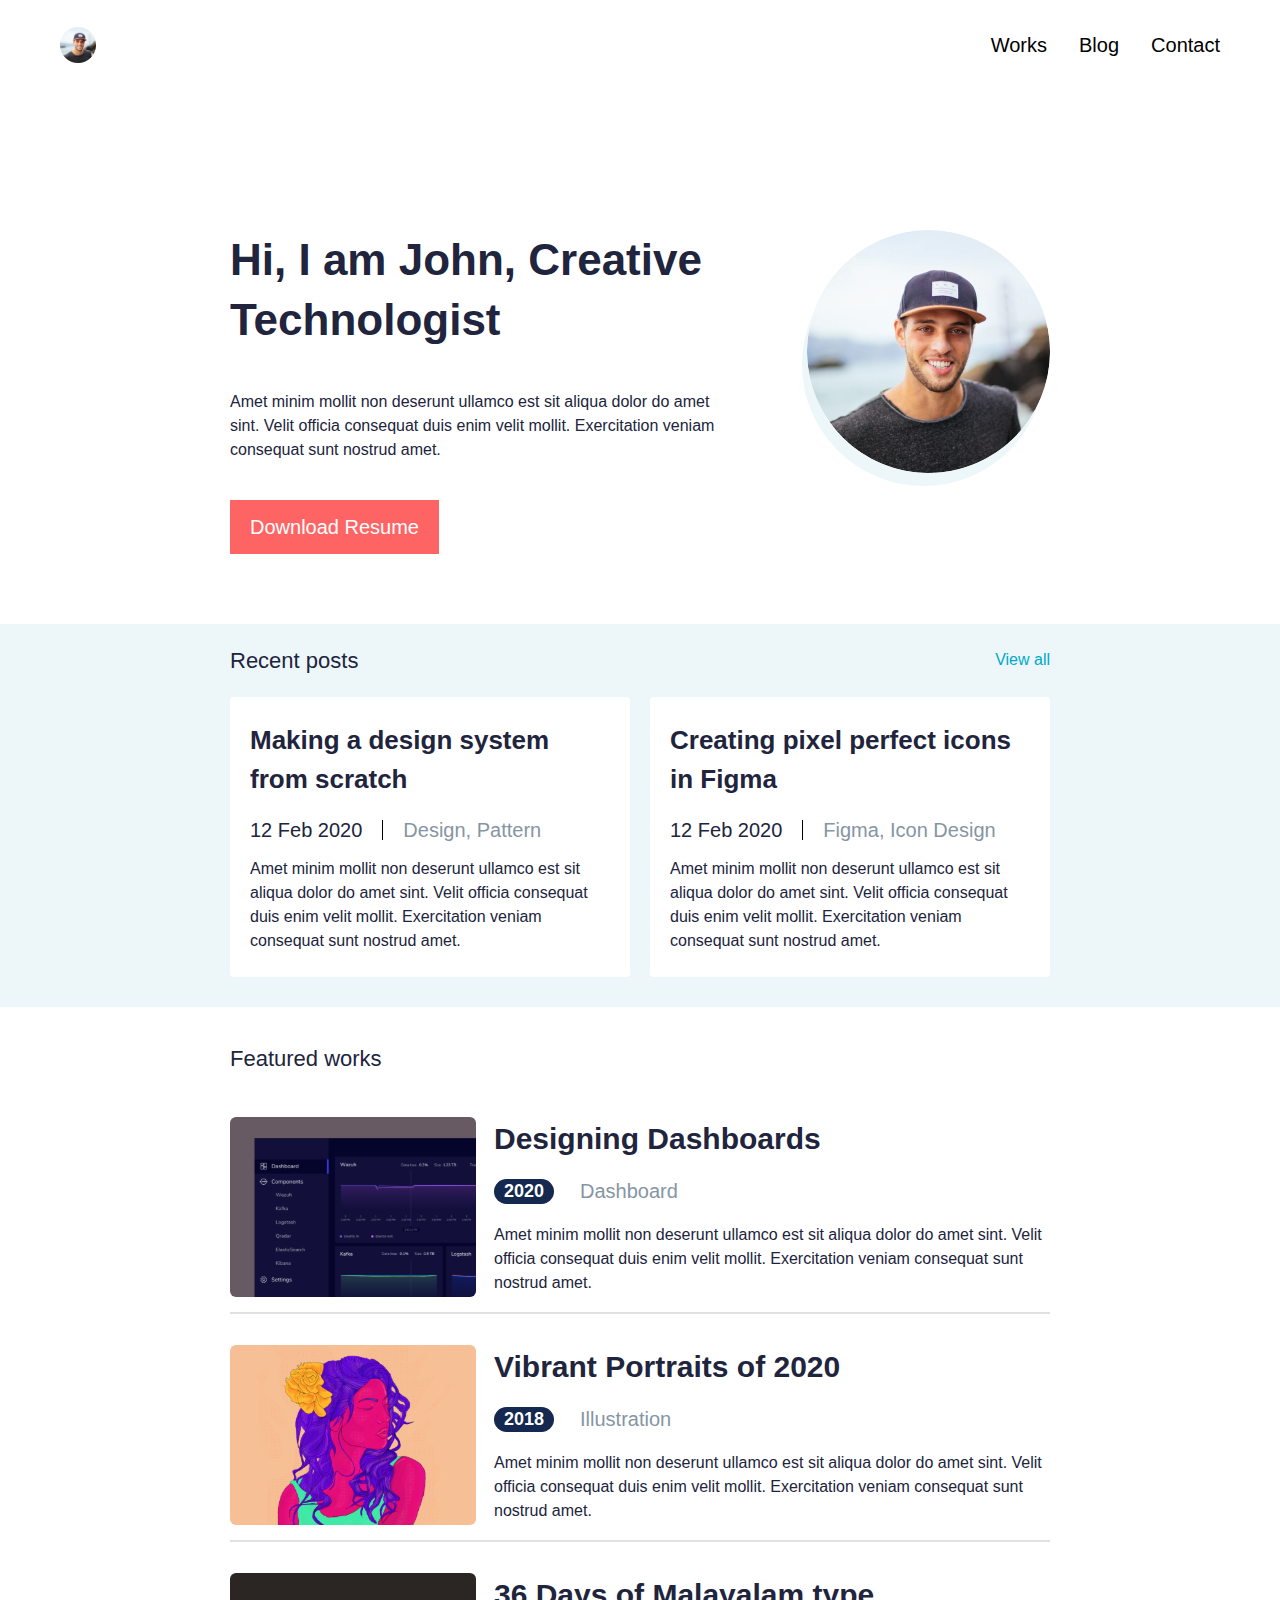
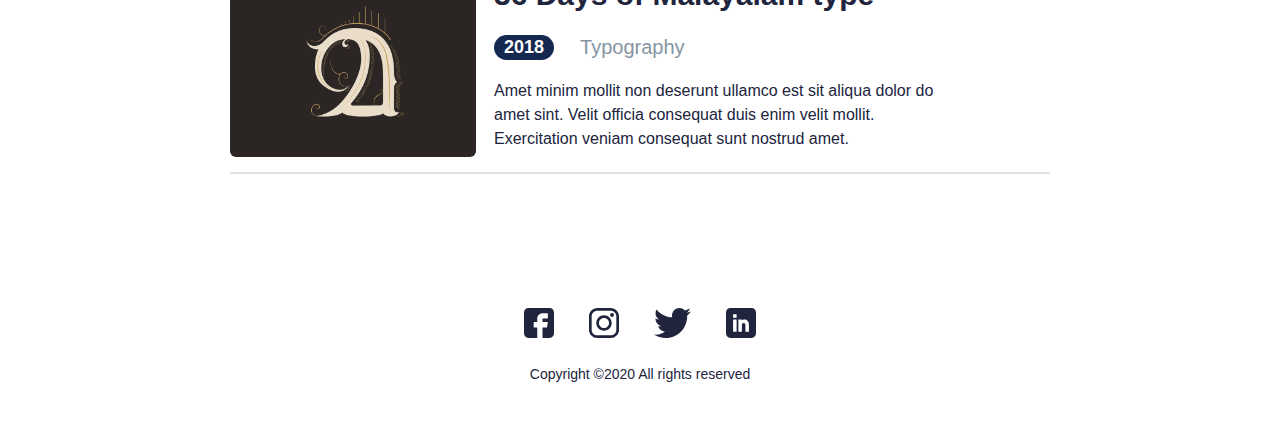
<file: index.html>
<!DOCTYPE html>
<html lang="en">
<head>
    <meta charset="UTF-8">
    <meta http-equiv="X-UA-Compatible" content="IE=edge">
    <meta name="viewport" content="width=device-width, initial-scale=1.0">
    <title>John Portfolio</title>
    <link rel="shortcut icon" href="./image/png/john.img.png" type="image/x-icon">
    <!-- CSS LINK -->
    <link rel="stylesheet" href="./CSS/normalize.css">
    <link rel="stylesheet" href="./CSS/main.css">
</head>
<body>
    <!-- HEADER -->
    <header class="header">
        <button class="header__logo">
            <img class="header__logo__img" src="./image/svg/John-img.svg" alt="John img" width="36" height="36">
        </button>
        <nav class="header__nav">
            <ul class="header__list">
                <li class="header__item">
                    <a class="header__link" href="./work.html">Works</a>
                </li>
                <li class="header__item">
                    <a class="header__link" href="./blog.html">Blog</a>
                </li>
                <li class="header__item">
                    <a class="header__link" href="#">Contact</a>
                </li>
            </ul>
        </nav>
        <button class="burger-btn">
            <svg xmlns="http://www.w3.org/2000/svg" width="30" height="20" fill="none"><path stroke="#21243D" stroke-width="1.6" d="M0 1h30M0 10h30M0 19h30"/></svg>
        </button>
    </header>
    <!-- HEADER END -->
    <!-- MAIN -->
    <main class="main">
        <!-- hero section -->
        <section class="hero">
            <div class="container">
                <div class="hero__text-wrapper">
                    <h1 class="hero__title">Hi, I am John, Creative Technologist</h1>
                    <p class="hero__text">Amet minim mollit non deserunt ullamco est sit aliqua dolor do amet sint. Velit officia consequat duis enim velit mollit. Exercitation veniam consequat sunt nostrud amet.</p>
                    <a class="hero__btn primary-btn" href="#">Download Resume</a>
                </div>
                <img class="hero__img" src="./image/png/john.img.png" alt="john image" srcset="./image/png/john.img.png 1x, ./image/png/john.img@2x.png 2x" width="243" height="243">
            </div>
        </section>
        <!-- hero section end -->

        <!-- recent posts -->
        <section class="recent-posts">
            <div class="container">
                <div class="recent-posts__top">
                    <h2 class="recent-posts__title">Recent posts</h2>
                    <a class="recent-posts__link" href="#">View all</a>
                </div>
                <ul class="recent-posts__cards">
                    <li class="recent-posts__item">
                        <h2 class="recent-posts__item-title">Making a design system from scratch</h2>
                        <div class="card-date">
                            <time class="card-date__time" datetime="2020-02-12">12 Feb 2020</time>
                            <span class="card-date__line"></span>
                            <span class="card-date__job">Design, Pattern</span>
                        </div>
                        <p class="recent-posts__text">Amet minim mollit non deserunt ullamco est sit aliqua dolor do amet sint. Velit officia consequat duis enim velit mollit. Exercitation veniam consequat sunt nostrud amet.</p>
                    </li>
                    <li class="recent-posts__item">
                        <h2 class="recent-posts__item-title">Creating pixel perfect icons in Figma</h2>
                        <div class="card-date">
                            <time class="card-date__time" datetime="2020-02-12">12 Feb 2020</time>
                            <span class="card-date__line"></span>
                            <span class="card-date__job">Figma, Icon Design</span>
                        </div>
                        <p class="recent-posts__text">Amet minim mollit non deserunt ullamco est sit aliqua dolor do amet sint. Velit officia consequat duis enim velit mollit. Exercitation veniam consequat sunt nostrud amet.</p>
                    </li>
                </ul>
            </div>
        </section>
        <!-- recent posts end -->
        <!-- WORKS -->
        <section class="Featured-works">
            <div class="container">
                <h2 class="Featured-works__title">Featured works</h2>
                <div class="Designing-Dashboards">
                    <img src="./image/svg/Rectangle 30.svg" alt="rasm">
                    <div class="Designing-Dashboards__text">
                        <h2 class="Designing-Dashboards__title">Designing Dashboards</h2>
                        <div class="date">
                            <button class="date-time">2020</button>
                            <h3 class="date-text">Dashboard</h3>
                        </div>
                        <p class="Designing-Dashboards__text1">Amet minim mollit non deserunt ullamco est sit aliqua dolor do amet sint. Velit officia consequat duis enim velit mollit. Exercitation veniam consequat sunt nostrud amet.</p>
                    </div>
                </div>
                <hr>
                <div class="Designing-Dashboards">
                    <img src="./image/svg/Rectangle 32.svg" alt="rasm">
                    <div class="Designing-Dashboards__text">
                        <h2 class="Designing-Dashboards__title">Vibrant Portraits of 2020</h2>
                        <div class="date">
                            <button class="date-time">2018</button>
                            <h3 class="date-text">Illustration</h3>
                        </div>
                        <p class="Designing-Dashboards__text1">Amet minim mollit non deserunt ullamco est sit aliqua dolor do amet sint. Velit officia consequat duis enim velit mollit. Exercitation veniam consequat sunt nostrud amet.</p>
                    </div>
                </div>
                <hr>
                <div class="Designing-Dashboards">
                    <img src="./image/svg/Rectangle 34.svg" alt="rasm">
                    <div class="Designing-Dashboards__text DD-TEXT2">
                        <h2 class="Designing-Dashboards__title">36 Days of Malayalam type</h2>
                        <div class="date">
                            <button class="date-time">2018</button>
                            <h3 class="date-text">Typography</h3>
                        </div>
                        <p class="Designing-Dashboards__text1 DD-text">Amet minim mollit non deserunt ullamco est sit aliqua dolor do amet sint. Velit officia consequat duis enim velit mollit. Exercitation veniam consequat sunt nostrud amet.</p>
                    </div>
                </div>
                <hr>
            </div>
        </section>
        <!-- WORKS END -->
    </main>
    <!-- MAIN END -->
    <!-- FOOTER -->
    <footer class="container footer">
        <div class="footer-container">
            <a href="https://facebook.com"><img src="./image/svg/fb.svg" alt="facebook photo"></a>
            <a href="https://instagram.com"><img src="./image/svg/insta.svg" alt="insta photo"></a>
            <a href="https://twitter.com"><img src="./image/svg/Group.svg" alt="twitter photo"></a>
            <a href="https://in.com"><img src="./image/svg/Linkedin.svg" alt="in photo"></a>
        </div>
        <h5 class="site-end">Copyright ©2020 All rights reserved</h5>
    </footer>
    <!-- FOOTER END -->
    <script src="./app.js"></script>
</body>
</html>
</file>
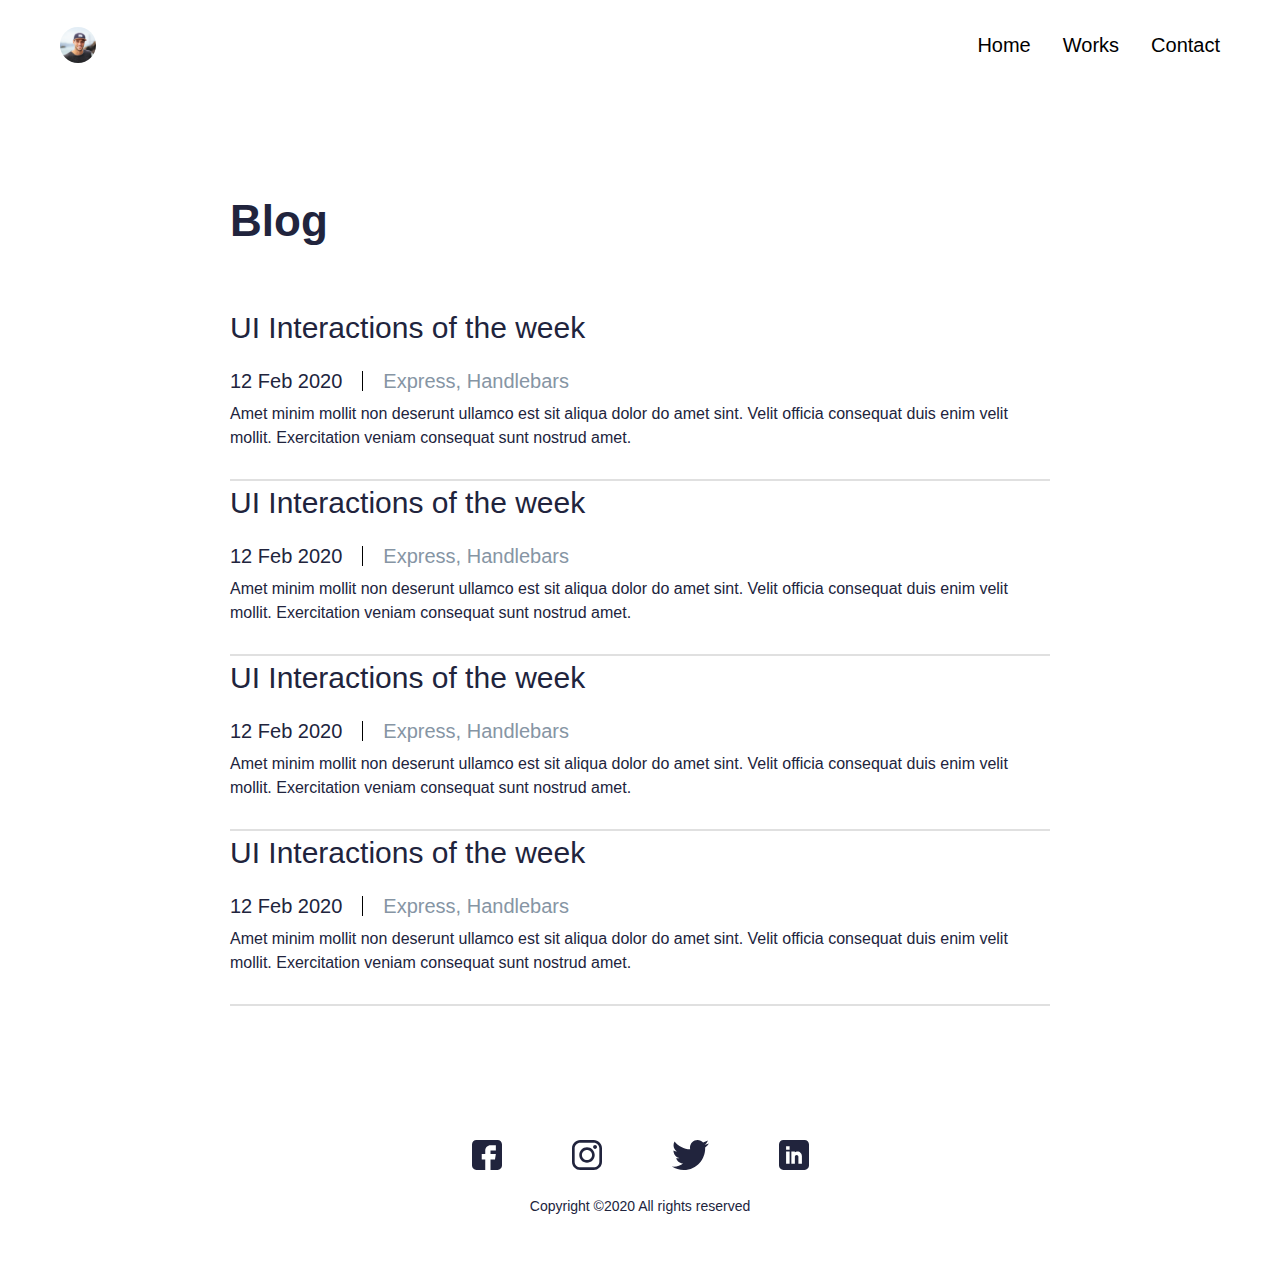
<file: blog.html>
<!DOCTYPE html>
<html lang="en">
<head>
    <meta charset="UTF-8">
    <meta http-equiv="X-UA-Compatible" content="IE=edge">
    <meta name="viewport" content="width=device-width, initial-scale=1.0">
    <title>Blog</title>
    <link rel="stylesheet" href="./CSS/main.css">
    <link rel="shortcut icon" href="./image/svg/burger-btn.svg" type="image/x-icon">
</head>
<body>
    <!-- HEADER -->
    <header class="header">
        <button class="header__logo">
            <img class="header__logo__img" src="./image/svg/John-img.svg" alt="John img" width="36" height="36">
        </button>
        <nav class="header__nav">
            <ul class="header__list">
                <li class="header__item">
                    <a class="header__link" href="./index.html">Home</a>
                </li>
                <li class="header__item">
                    <a class="header__link" href="./work.html">Works</a>
                </li>
                <li class="header__item">
                    <a class="header__link" href="#">Contact</a>
                </li>
            </ul>
        </nav>
        <button class="burger-btn">
            <svg xmlns="http://www.w3.org/2000/svg" width="30" height="20" fill="none"><path stroke="#21243D" stroke-width="1.6" d="M0 1h30M0 10h30M0 19h30"/></svg>
        </button>
    </header>
    <!-- HEADER END -->
    <!-- MAIN -->
    <main>
        <div class="container">
            <h2 class="blog">Blog</h2>
            <h3 class="UI">UI Interactions of the week</h3>
            <div class="card-date card-date1">
                <time class="card-date__time" datetime="2020-02-12">12 Feb 2020</time>
                <span class="card-date__line"></span>
                <span class="card-date__job">Express, Handlebars</span>
            </div>
            <p class="Amet">Amet minim mollit non deserunt ullamco est sit aliqua dolor do amet sint. Velit officia consequat duis enim velit mollit. Exercitation veniam consequat sunt nostrud amet.</p>
            <hr>
            <h3 class="UI">UI Interactions of the week</h3>
            <div class="card-date card-date1">
                <time class="card-date__time" datetime="2020-02-12">12 Feb 2020</time>
                <span class="card-date__line"></span>
                <span class="card-date__job">Express, Handlebars</span>
            </div>
            <p class="Amet">Amet minim mollit non deserunt ullamco est sit aliqua dolor do amet sint. Velit officia consequat duis enim velit mollit. Exercitation veniam consequat sunt nostrud amet.</p>
            <hr>
            <h3 class="UI">UI Interactions of the week</h3>
            <div class="card-date card-date1">
                <time class="card-date__time" datetime="2020-02-12">12 Feb 2020</time>
                <span class="card-date__line"></span>
                <span class="card-date__job">Express, Handlebars</span>
            </div>
            <p class="Amet">Amet minim mollit non deserunt ullamco est sit aliqua dolor do amet sint. Velit officia consequat duis enim velit mollit. Exercitation veniam consequat sunt nostrud amet.</p>
            <hr>
            <h3 class="UI">UI Interactions of the week</h3>
            <div class="card-date card-date1">
                <time class="card-date__time" datetime="2020-02-12">12 Feb 2020</time>
                <span class="card-date__line"></span>
                <span class="card-date__job">Express, Handlebars</span>
            </div>
            <p class="Amet">Amet minim mollit non deserunt ullamco est sit aliqua dolor do amet sint. Velit officia consequat duis enim velit mollit. Exercitation veniam consequat sunt nostrud amet.</p>
            <hr>
        </div>
    </main>
    <!-- MAIN END -->
    <!-- FOOTER -->
    <footer class="container footer">
        <div class="footer-container">
            <a href="https://facebook.com"><img src="./image/svg/fb.svg" alt="facebook photo"><a>
            <a href="https://instagram.com"><img src="./image/svg/insta.svg" alt="insta photo"><a>
            <a href="https://twitter.com"><img src="./image/svg/Group.svg" alt="twitter photo"><a>
            <a href="https://in.com"><img src="./image/svg/Linkedin.svg" alt="in photo"></a>
        </div>
        <h5 class="site-end">Copyright ©2020 All rights reserved</h5>
    </footer>
    <!-- FOOTER END -->
    <script src="./app.js"></script>
</body>
</html>
</file>
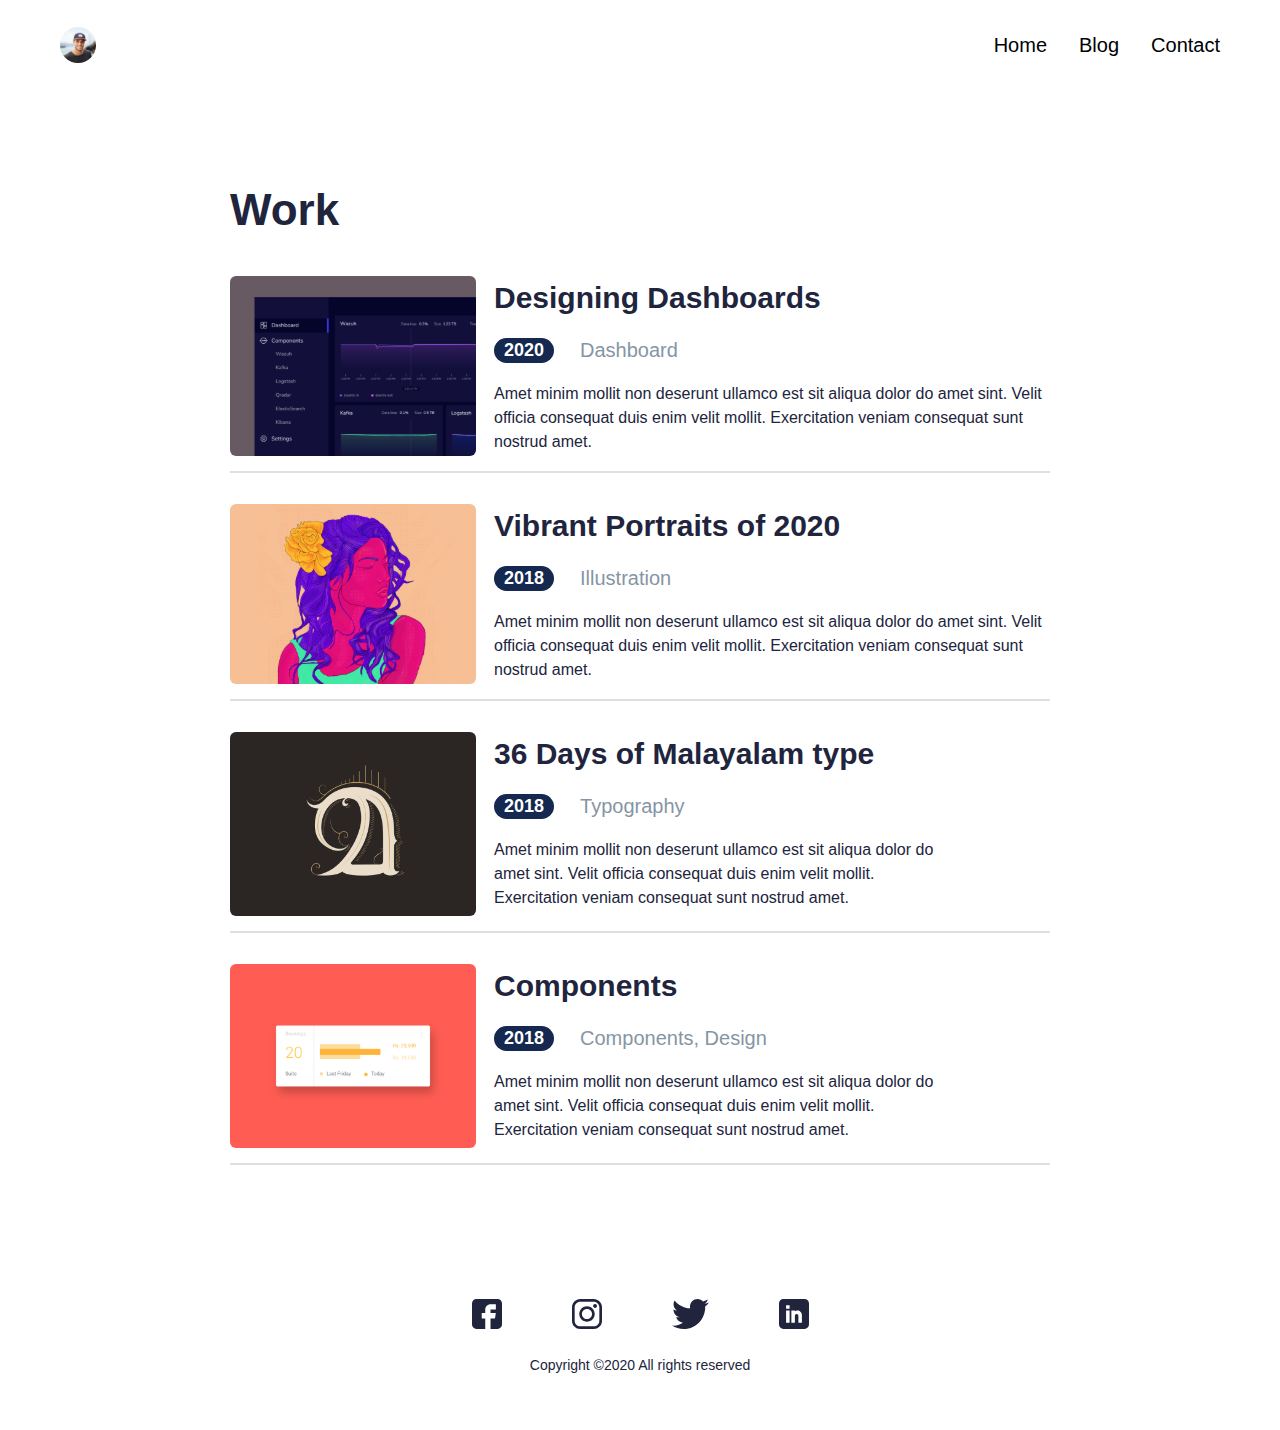
<file: work.html>
<!DOCTYPE html>
<html lang="en">
<head>
    <meta charset="UTF-8">
    <meta http-equiv="X-UA-Compatible" content="IE=edge">
    <meta name="viewport" content="width=device-width, initial-scale=1.0">
    <title>Work</title>
    <link rel="stylesheet" href="./CSS/main.css">
    <link rel="shortcut icon" href="./image/svg/Rectangle 30.svg" type="image/x-icon">
</head>
<body>
    <!-- HEADER -->
    <header class="header">
        <button class="header__logo">
            <img class="header__logo__img" src="./image/svg/John-img.svg" alt="John img" width="36" height="36">
        </button>
        <nav class="header__nav">
            <ul class="header__list">
                <li class="header__item">
                    <a class="header__link" href="./index.html">Home</a>
                </li>
                <li class="header__item">
                    <a class="header__link" href="./blog.html">Blog</a>
                </li>
                <li class="header__item">
                    <a class="header__link" href="#">Contact</a>
                </li>
            </ul>
        </nav>
        <button class="burger-btn">
            <svg xmlns="http://www.w3.org/2000/svg" width="30" height="20" fill="none"><path stroke="#21243D" stroke-width="1.6" d="M0 1h30M0 10h30M0 19h30"/></svg>
        </button>
    </header>
    <!-- HEADER END -->
    <!-- MAIN -->
    <main>
        <!-- WORKS -->
        <section class="Featured-works">
            <div class="container">
                <h2 class="Featured-works__title1">Work</h2>
                <div class="Designing-Dashboards">
                    <img src="./image/svg/Rectangle 30.svg" alt="rasm">
                    <div class="Designing-Dashboards__text">
                        <h2 class="Designing-Dashboards__title">Designing Dashboards</h2>
                        <div class="date">
                            <button class="date-time">2020</button>
                            <h3 class="date-text">Dashboard</h3>
                        </div>
                        <p class="Designing-Dashboards__text1">Amet minim mollit non deserunt ullamco est sit aliqua dolor do amet sint. Velit officia consequat duis enim velit mollit. Exercitation veniam consequat sunt nostrud amet.</p>
                    </div>
                </div>
                <hr>
                <div class="Designing-Dashboards DD-TEXT1">
                    <img src="./image/svg/Rectangle 32.svg" alt="rasm">
                    <div class="Designing-Dashboards__text">
                        <h2 class="Designing-Dashboards__title">Vibrant Portraits of 2020</h2>
                        <div class="date">
                            <button class="date-time">2018</button>
                            <h3 class="date-text">Illustration</h3>
                        </div>
                        <p class="Designing-Dashboards__text1">Amet minim mollit non deserunt ullamco est sit aliqua dolor do amet sint. Velit officia consequat duis enim velit mollit. Exercitation veniam consequat sunt nostrud amet.</p>
                    </div>
                </div>
                <hr>
                <div class="Designing-Dashboards DD-TEXT1">
                    <img src="./image/svg/Rectangle 34.svg" alt="rasm">
                    <div class="Designing-Dashboards__text DD-TEXT2">
                        <h2 class="Designing-Dashboards__title">36 Days of Malayalam type</h2>
                        <div class="date">
                            <button class="date-time">2018</button>
                            <h3 class="date-text">Typography</h3>
                        </div>
                        <p class="Designing-Dashboards__text1 DD-text">Amet minim mollit non deserunt ullamco est sit aliqua dolor do amet sint. Velit officia consequat duis enim velit mollit. Exercitation veniam consequat sunt nostrud amet.</p>
                    </div>
                </div>
                <hr>
                <div class="Designing-Dashboards DD-TEXT1">
                    <img src="./image/svg/Rectangle 40.svg" alt="rasm">
                    <div class="Designing-Dashboards__text DD-TEXT2">
                        <h2 class="Designing-Dashboards__title">Components</h2>
                        <div class="date">
                            <button class="date-time">2018</button>
                            <h3 class="date-text">Components, Design</h3>
                        </div>
                        <p class="Designing-Dashboards__text1 DD-text">Amet minim mollit non deserunt ullamco est sit aliqua dolor do amet sint. Velit officia consequat duis enim velit mollit. Exercitation veniam consequat sunt nostrud amet.</p>
                    </div>
                </div>
                <hr>
                <div class="Designing-Dashboards DD-TEXT3">
                    <img src="./image/svg/Rectangle 30.30.svg" alt="rasm">
                    <div class="Designing-Dashboards__text">
                        <h2 class="Designing-Dashboards__title">Designing Landing pages</h2>
                        <div class="date">
                            <button class="date-time">2020</button>
                            <h3 class="date-text">Website</h3>
                        </div>
                        <p class="Designing-Dashboards__text1">Amet minim mollit non deserunt ullamco est sit aliqua dolor do amet sint. Velit officia consequat duis enim velit mollit. Exercitation veniam consequat sunt nostrud amet.</p>
                    </div>
                </div>
            </div>
        </section>
        <!-- WORKS END -->
    </main>
    <!-- MAIN END -->
    <!-- FOOTER -->
    <footer class="container footer">
        <div class="footer-container">
            <a href="https://facebook.com"><img src="./image/svg/fb.svg" alt="facebook photo"><a>
            <a href="https://instagram.com"><img src="./image/svg/insta.svg" alt="insta photo"><a>
            <a href="https://twitter.com"><img src="./image/svg/Group.svg" alt="twitter photo"><a>
            <a href="https://in.com"><img src="./image/svg/Linkedin.svg" alt="in photo"></a>
        </div>
        <h5 class="site-end">Copyright ©2020 All rights reserved</h5>
    </footer>
    <!-- FOOTER END -->
    <script src="./app.js"></script>
</body>
</html>
</file>
<file: CSS/main.css>
/* FONTS */
/* heebo-regular - latin */
@font-face {
    font-display: swap;
    /* Check https://developer.mozilla.org/en-US/docs/Web/CSS/@font-face/font-display for other options. */
    font-family: 'Heebo';
    font-style: normal;
    font-weight: 400;
    src: url('../fonts/heebo-v21-latin-regular.woff2') format('woff2'),
        /* Chrome 36+, Opera 23+, Firefox 39+ */
        url('../fonts/heebo-v21-latin-regular.woff') format('woff');
    /* Chrome 5+, Firefox 3.6+, IE 9+, Safari 5.1+ */
}

/* heebo-500 - latin */
@font-face {
    font-display: swap;
    /* Check https://developer.mozilla.org/en-US/docs/Web/CSS/@font-face/font-display for other options. */
    font-family: 'Heebo';
    font-style: normal;
    font-weight: 500;
    src: url('../fonts/heebo-v21-latin-500.woff2') format('woff2'),
        /* Chrome 36+, Opera 23+, Firefox 39+ */
        url('../fonts/heebo-v21-latin-500.woff') format('woff');
    /* Chrome 5+, Firefox 3.6+, IE 9+, Safari 5.1+ */
}

/* heebo-700 - latin */
@font-face {
    font-display: swap;
    /* Check https://developer.mozilla.org/en-US/docs/Web/CSS/@font-face/font-display for other options. */
    font-family: 'Heebo';
    font-style: normal;
    font-weight: 700;
    src: url('../fonts/heebo-v21-latin-700.woff2') format('woff2'),
        /* Chrome 36+, Opera 23+, Firefox 39+ */
        url('../fonts/heebo-v21-latin-700.woff') format('woff');
    /* Chrome 5+, Firefox 3.6+, IE 9+, Safari 5.1+ */
}

/* heebo-900 - latin */
@font-face {
    font-display: swap;
    /* Check https://developer.mozilla.org/en-US/docs/Web/CSS/@font-face/font-display for other options. */
    font-family: 'Heebo';
    font-style: normal;
    font-weight: 900;
    src: url('../fonts/heebo-v21-latin-900.woff2') format('woff2'),
        /* Chrome 36+, Opera 23+, Firefox 39+ */
        url('../fonts/heebo-v21-latin-900.woff') format('woff');
    /* Chrome 5+, Firefox 3.6+, IE 9+, Safari 5.1+ */
}

/* VARIABLES */
:root {
    --primary-color: #FF6464;
    --secondary-color: #00A8CC;
    --white-color: #fff;
    --black-color: #000;
    --dark-text-color: #21243D;
    --light-color: #8695A4;
    --gray-line-color: #E0E0E0;

    /* background color */
    --white-bg-color: #fff;
    --black-bg-color: #000;
    --secondary-bg-color: #EDF7FA;

    /* fonts */
    --site-fonts: "Heeboo", "Arial", sans-serif;
}

/* GLOBAL STYLE */
*,
*::after,
*::before {
    box-sizing: border-box;
    margin: 0;
    padding: 0;
}
*:focus {
    outline: 1px solid var(--primary-color);
    outline-offset: 2px;
}
html {
    height: 100%;
    scroll-behavior: smooth;
    font-size: 62.5%;
}
body {
    height: 100%;
    display: flex;
    flex-direction: column;
    font-family: var(--site-fonts);
    font-weight: 400;
    font-size: 1.6rem;
    line-height: 1.5;
    color: var(--dark-text-color);
    background-color: var(--white-bg-color);
}
.dark-mode {
    --white-color: #21243D;
    --black-color: #FFF;
    --dark-text-color: #FFF;

    /* background color */
    --white-bg-color: #21243D;
    --black-bg-color: #FFF;
}
.card-date {
    display: flex;
    align-items: center;
    gap: 2rem;
}
.card-date__line {
    width: 1px;
    height: 2rem;
    background-color: #000;
}
.card-date__time {
    font-size: 2rem;
    line-height: 1.5;
}
.card-date__job {
    color: var(--light-color);
    font-size: 2rem;
    line-height: 1.5;
}
.container {
    width: 100%;
    max-width: 860px;
    margin: 0 auto;
    padding: 0 2rem;
}
.primary-btn {
    --white-color: #FFF;
    background-color: var(--primary-color);
    padding: 1.2rem 2rem;
    display: inline-block;
    font-weight: 500;
    font-size: 2rem;
    line-height: 1.5;
    color: var(--white-color);
}
.primary-btn:hover {
    opacity: 0.8;
}
.primary-btn:active {
    opacity: 0.6;
}
main {
    flex-grow: 1;
}
h1 {
    font-weight: 700;
    font-size: 4.4rem;
    line-height: 1.36;
    margin: 0;
}
a {
    color: inherit;
    text-decoration: none;
    display: block;
}
button {
    cursor: pointer;
    border: none;
    outline: none;
    background-color: transparent;
    display: block;
}

img {
    display: block;
}

ul, ol {
    list-style: none;
}
/* HEADER STYLES */
.header {
    padding: 2.7rem 6rem;
    display: flex;
    align-items: center;
    justify-content: space-between;
}
.header__logo__img {
    width: 36px;
    height: 36px;
    object-fit: contain;
    object-position: center;
    display: block;
}
.header__list {
    display: flex;
    align-items: center;
    gap: 3.2rem;
}
.header__link {
    font-weight: 500;
    font-size: 2rem;
    line-height: 1.5;
    color: var(--black-color);
}
.header__link:hover {
    color: var(--primary-color);
}
.burger-btn {
    display: none;
}
.burger-btn svg path {
    stroke: var(--dark-text-color);
}
.main {
    flex-grow: 1;
}
.hero {
    padding-top: 14rem;
    padding-bottom: 7rem;
}
.hero .container {
    display: flex;
    align-items: flex-start;
    justify-content: space-between;
}
.hero__text-wrapper {
    width: 100%;
    max-width: 500px;
}
.hero__title {
    margin-bottom: 4rem;
}
.hero__text {
    margin-bottom: 3.8rem;
}
.hero__img {
    width: 243px;
    height: 243px;
    object-fit: contain;
    object-position: center;
    border-radius: 50%;
    box-shadow: -5px 13px 0 0 var(--secondary-bg-color) ;
}
/* recent posts section styles */
.recent-posts {
    --white-color: #FFF;
    --black-color: #000;
    --dark-text-color: #21243D;
    --white-bg-color: #FFF;
    background-color: var(--secondary-bg-color);
    color: var(--dark-text-color);
    padding-bottom: 3rem;
}
.recent-posts__top {
    padding: 2rem 0;
    display: flex;
    justify-content: space-between;
    align-items: center;
}
.recent-posts__title {
    font-weight: 400;
    font-size: 2.2rem;
    line-height: 1.5;
}
.recent-posts__link {
    color: var(--secondary-color);
    transition: all 0.3s ease;
}
.recent-posts__link:hover {
    letter-spacing: 0.2em;
}
.recent-posts__cards {
    display: grid;
    grid-template-columns: repeat(auto-fit, minmax(300px, 1fr));
    gap: 2rem;
}
.recent-posts__item {
    padding: 2.4rem 2rem;
    border-radius: 4px;
    background-color: var(--white-bg-color);
}
.recent-posts__item-title {
    font-weight: 700;
    font-size: 2.6rem;
    line-height: 1.5;
    margin-bottom: 1.6rem;
}
.recent-posts .card-date {
    margin-bottom: 1.2rem;
}
hr {
    border: 1px solid #E0E0E0;
}
.Designing-Dashboards {
    display: flex;
    justify-content: center;
    padding-bottom: 1.5rem;
    padding-top: 3.1rem;
    gap: 1.8rem;
}
.date {
    display: flex;
    align-items: center;
    gap: 2.6rem;
    margin-bottom: 1.7rem;
}
.Featured-works__title {
    margin-top: 3rem;
    margin-bottom: 0.5rem;
    font-weight: 400;
    font-size: 2.2rem;
    line-height: 2;
    text-align: left;
    color: var(--dark-text-color);
}
.Featured-works__title1 {
    margin-top: 9rem;
    margin-bottom: 0.5rem;
    font-size: 44px;
    font-weight: 900;
    line-height: 60px;
    text-align: left;
    color: var(--dark-text-color);
}
.Designing-Dashboards__title {
    font-weight: 700;
    font-size: 3rem;
    line-height: 44px;
    text-align: left;
    margin-bottom: 1.6rem;
}
.date-time {
    padding: 0.2rem 1rem;
    background-color: #142850;
    color: var(--white-color);
    font-weight: 900;
    font-size: 1.8rem;
    border-radius: 1.5rem;
}
.date-text {
    font-weight: 400;
    font-size: 20px;
    line-height: 29px;
    color: var(--light-color);
}
.Designing-Dashboards__text1 {
    font-size: 16px;
    font-weight: 400;
    line-height: 24px;
    text-align: left;
    color: var(--dark-text-color);
}
.DD-TEXT2 {
    margin-right: 9rem;
}
.DD-text {
    max-width: 50rem;
}
.DD-TEXT3 {
    display: none;
}
.footer {
    margin-top: 83px;
}
.footer-container {
    display: flex;
    justify-content: center;
    gap: 35px;
    margin-top: 51px;
}
.site-end {
    font-size: 14px;
    font-weight: 400;
    line-height: 21px;
    text-align: center;
    color: var(--dark-text-color);
    margin-top: 26px;
    margin-bottom: 54px;
}
.blog {
    font-weight: 700;
    font-size: 44px;
    line-height: 60px;
    text-align: left;
    margin-top: 10.06rem;
    margin-bottom: 5.5rem;
}
.UI {
    font-weight: 500;
    font-size: 30px;
    line-height: 44px;
    text-align: left;
    margin-bottom: 16px;
}
.card-date1 {
    margin-bottom: 6px;
}
.Amet {
    font-weight: 400;
    font-size: 16px;
    line-height: 24px;
    text-align: left;
    margin-bottom: 29px;
}


@media only screen and (max-width: 768px) {
    .hero {
        padding-top: 7.5rem;
    }
    .hero .container {
        flex-direction: column-reverse;
        align-items: center;
        text-align: center;
    }
    .hero__img {
        margin-bottom: 4rem;
    }
    .Designing-Dashboards {
        flex-direction: column;
    }
    .Featured-works__title {
        text-align: center;
        margin-top: 1.8rem;
        margin-bottom: 0.2rem;
    }
    .DD-TEXT3 {
        display: flex;
    }
    .DD-TEXT1 {
        display: none;
    }
}
@media (max-width: 576px) {
    .header {
        padding: 2rem 1.8rem;
    }
    .header__nav {
        display: none;
    }
    .burger-btn {
        display: block;
    }
    .hero {
        padding-top: 3rem;
        padding-bottom: 6rem;
    }
    .hero__title {
        font-size: 3.2rem;
        margin-bottom: 2rem;
    }
    .hero__text {
        margin-bottom: 2.6rem;
    }
    .hero__img {
        width: 45%;
        height: auto;
    }
    .recent-posts__item-title {
        font-size: 2.2rem;
    }
    .card-date__job,
    .card-date__time {
        font-size: 1.6rem;
    }
}
@media only screen and (max-width: 375px) {
    .recent-posts__top {
        justify-content: center;
    }
    .recent-posts__link {
        display: none;
    }
}
</file>
